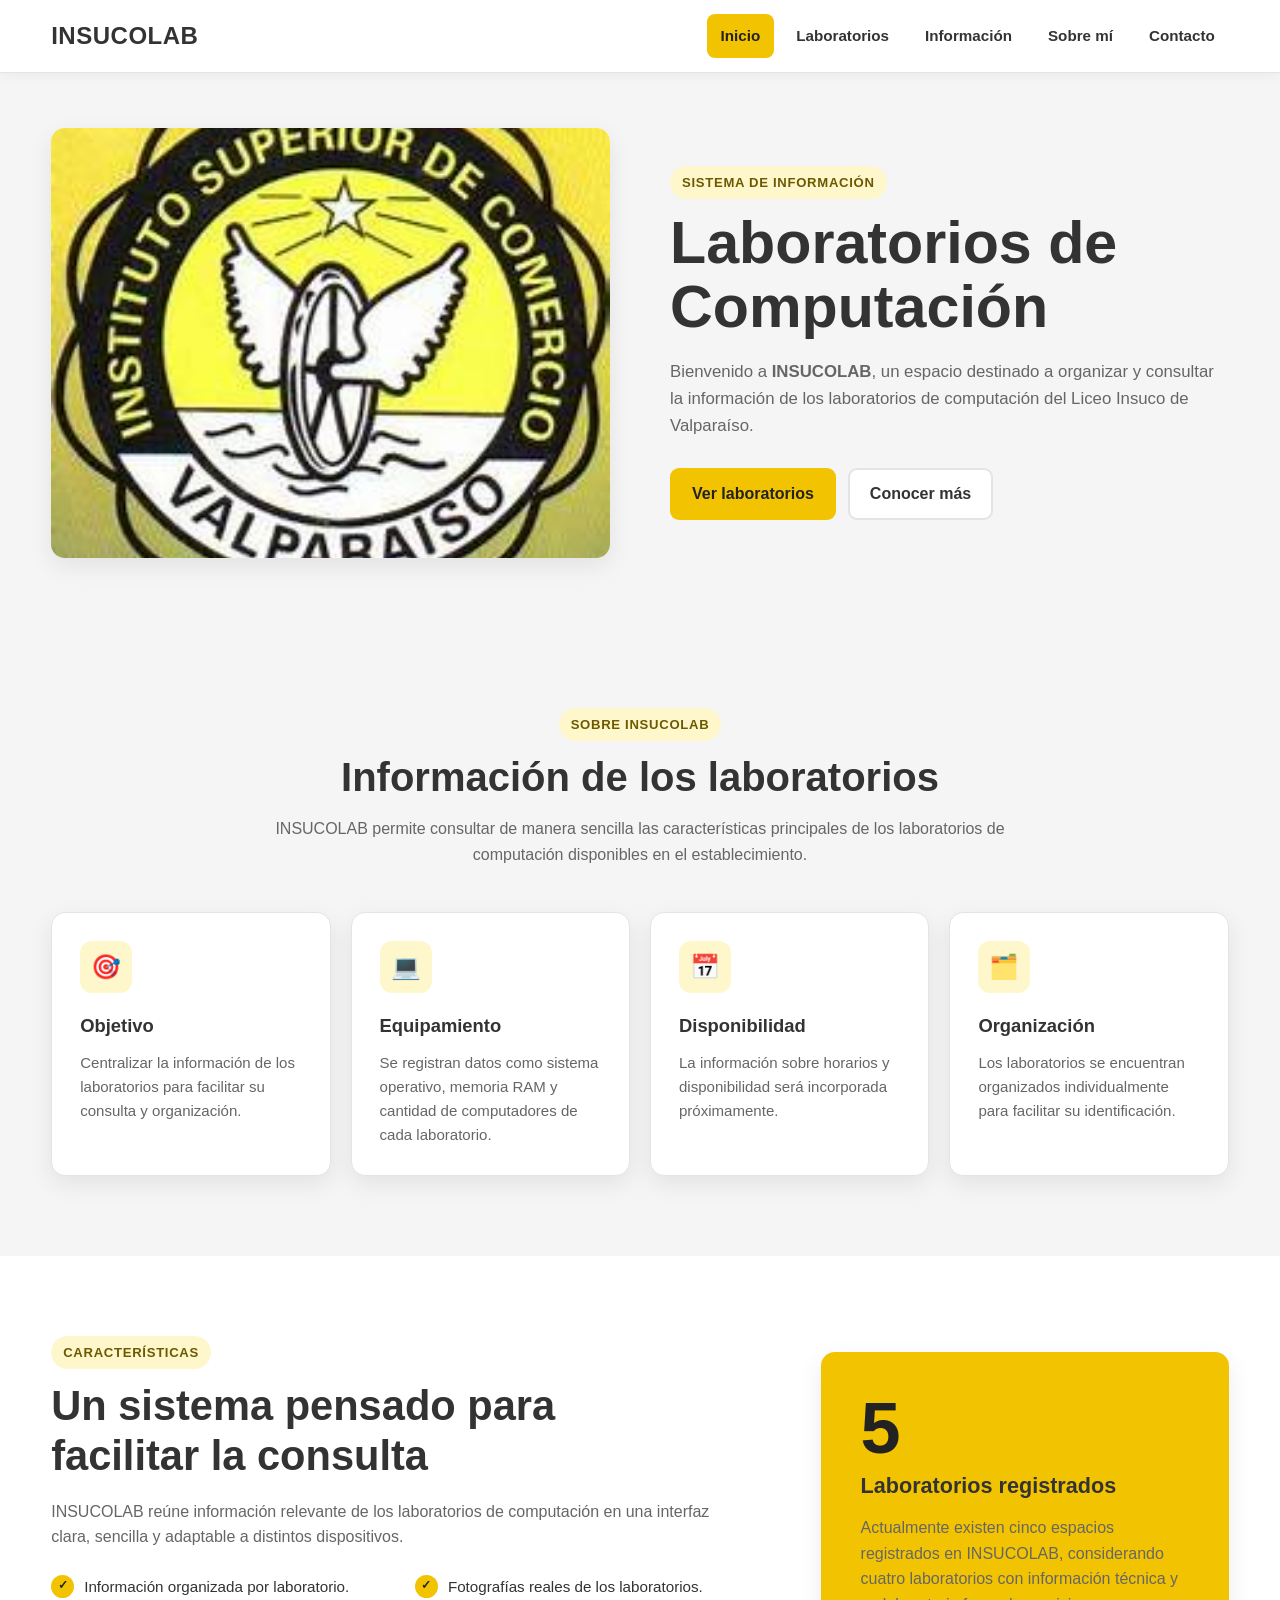
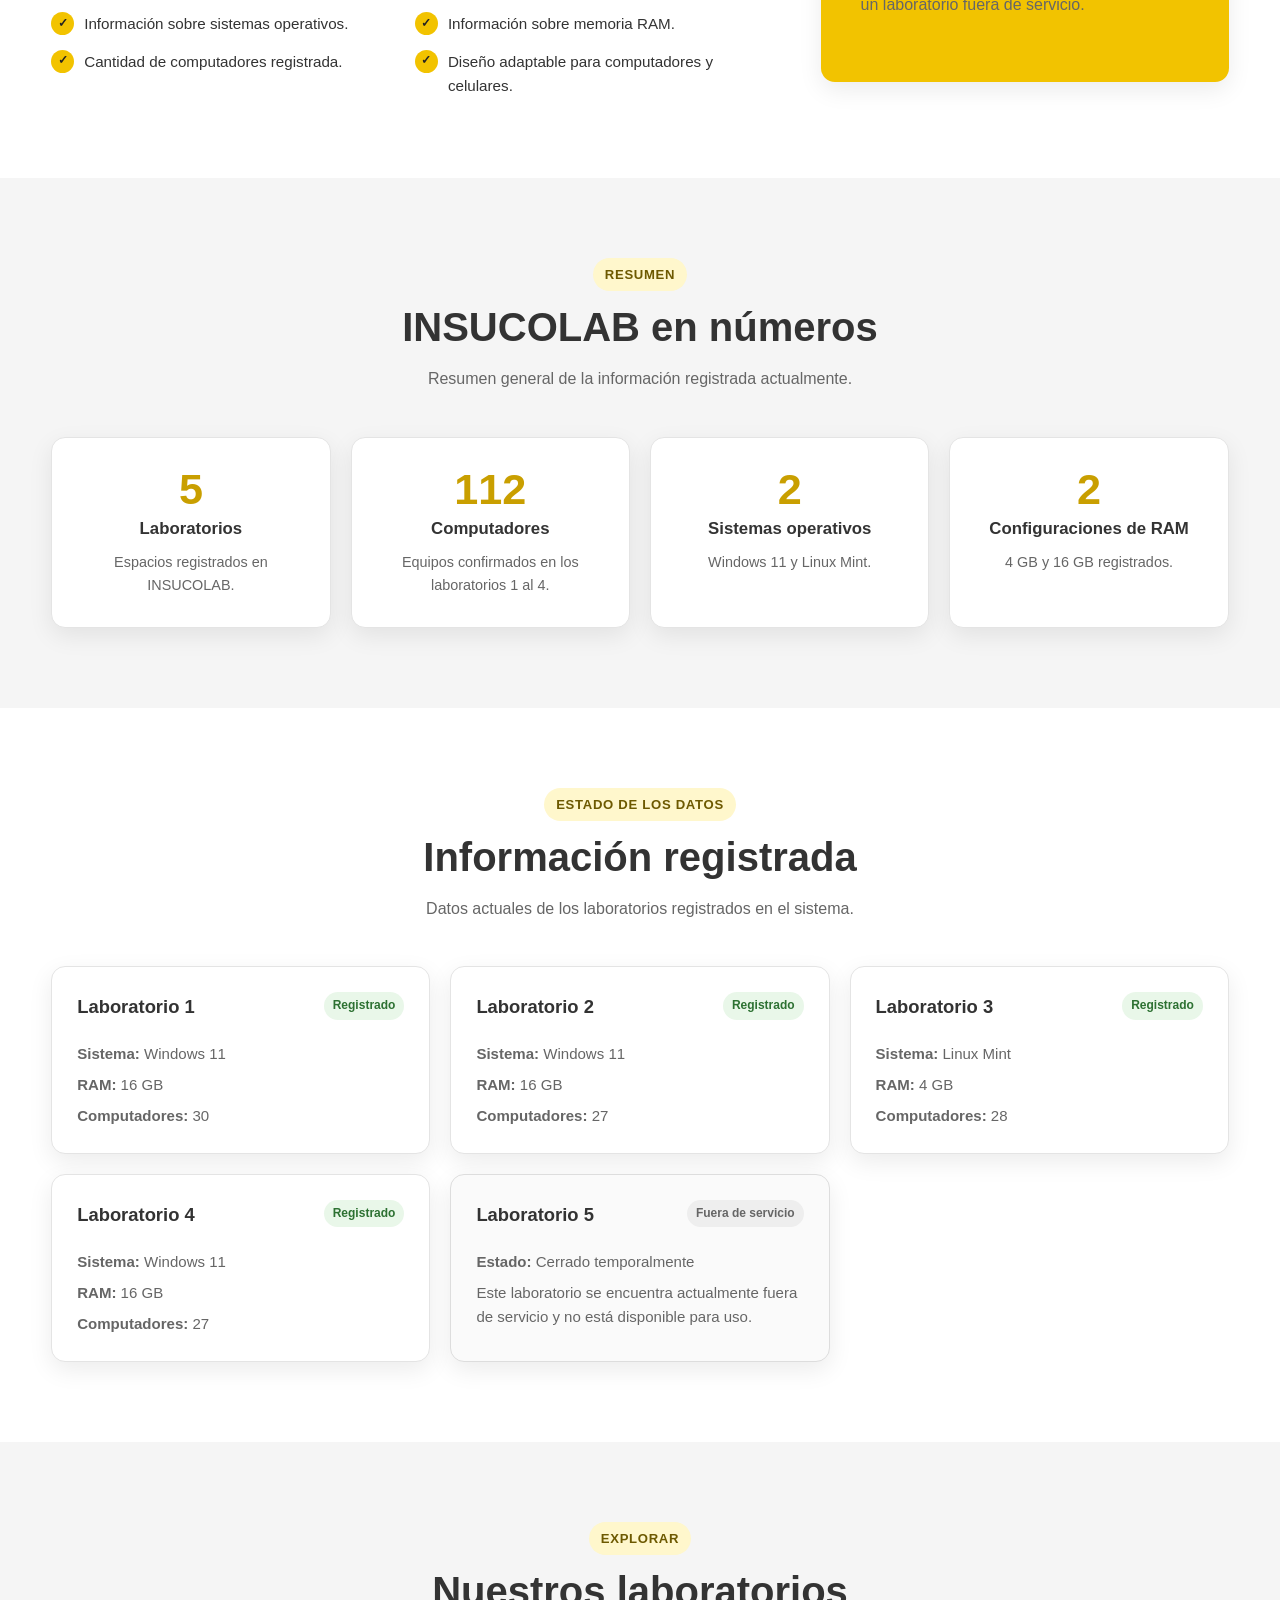
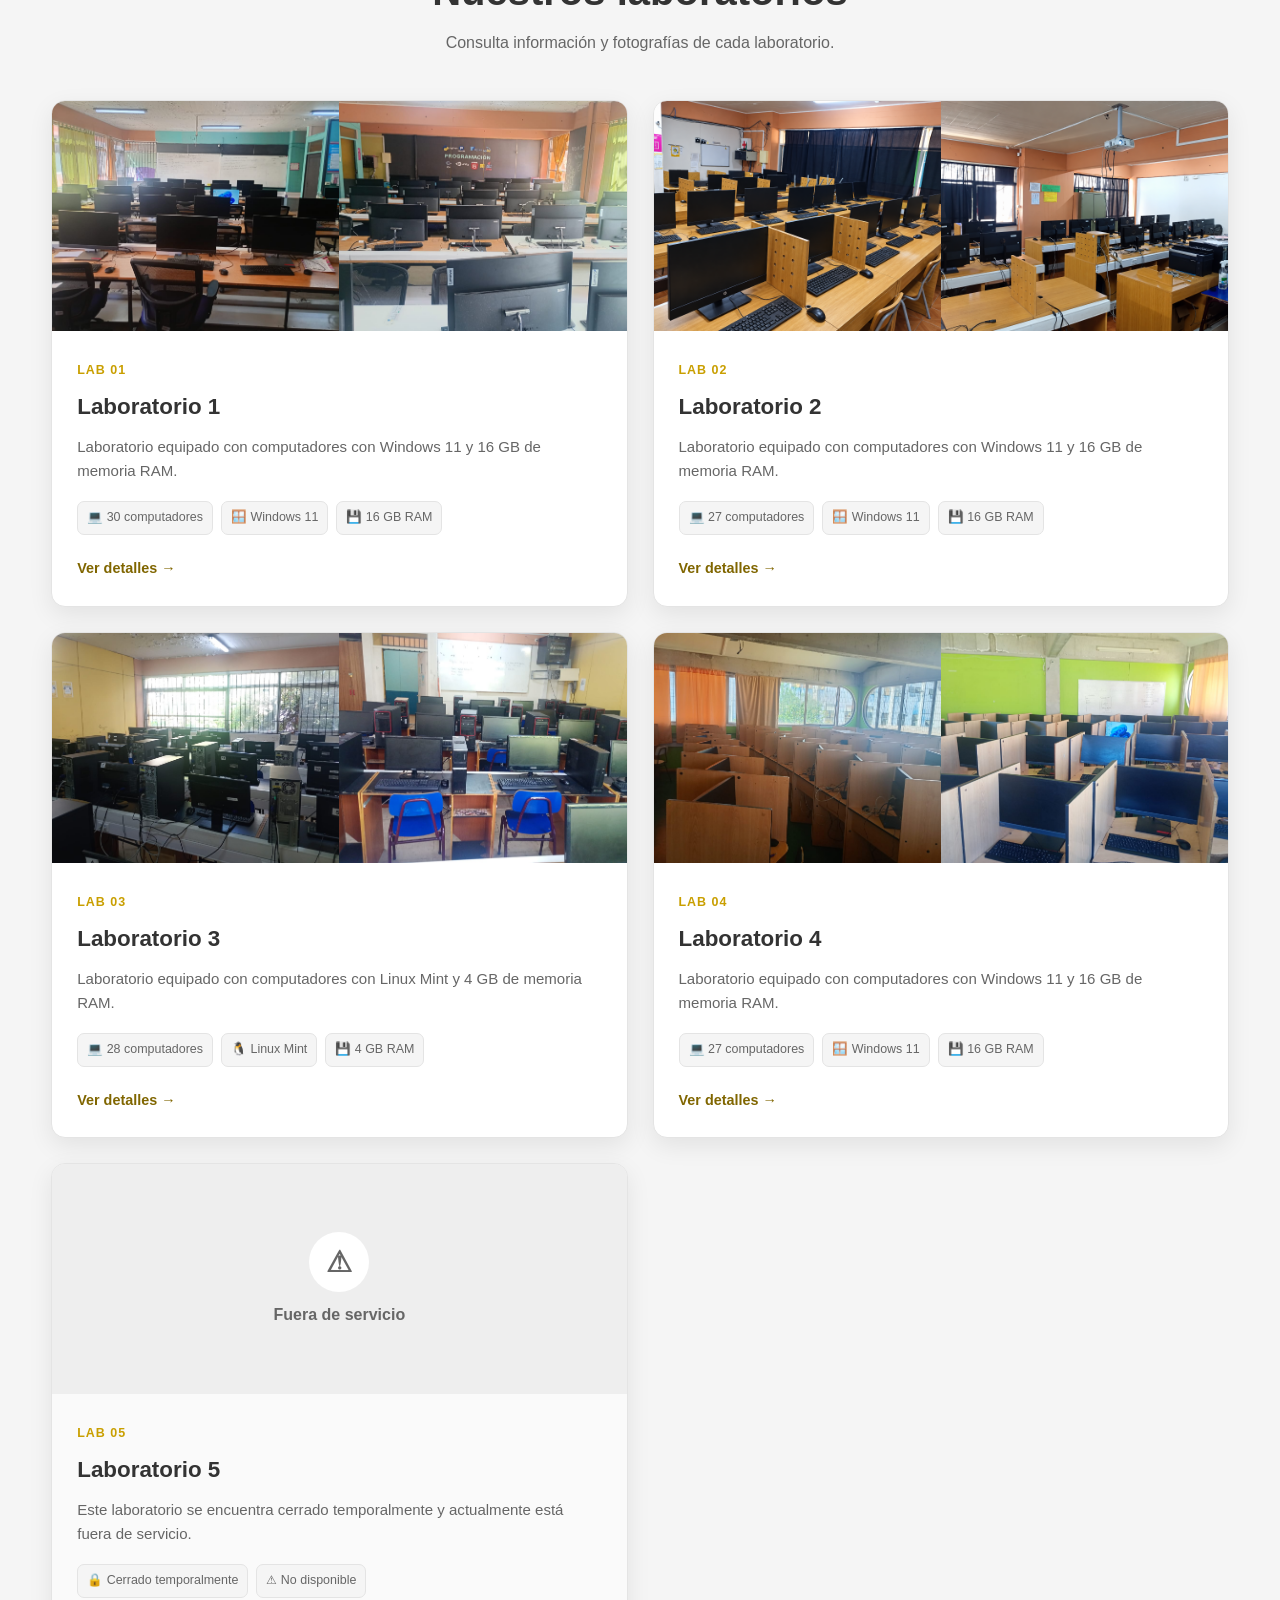
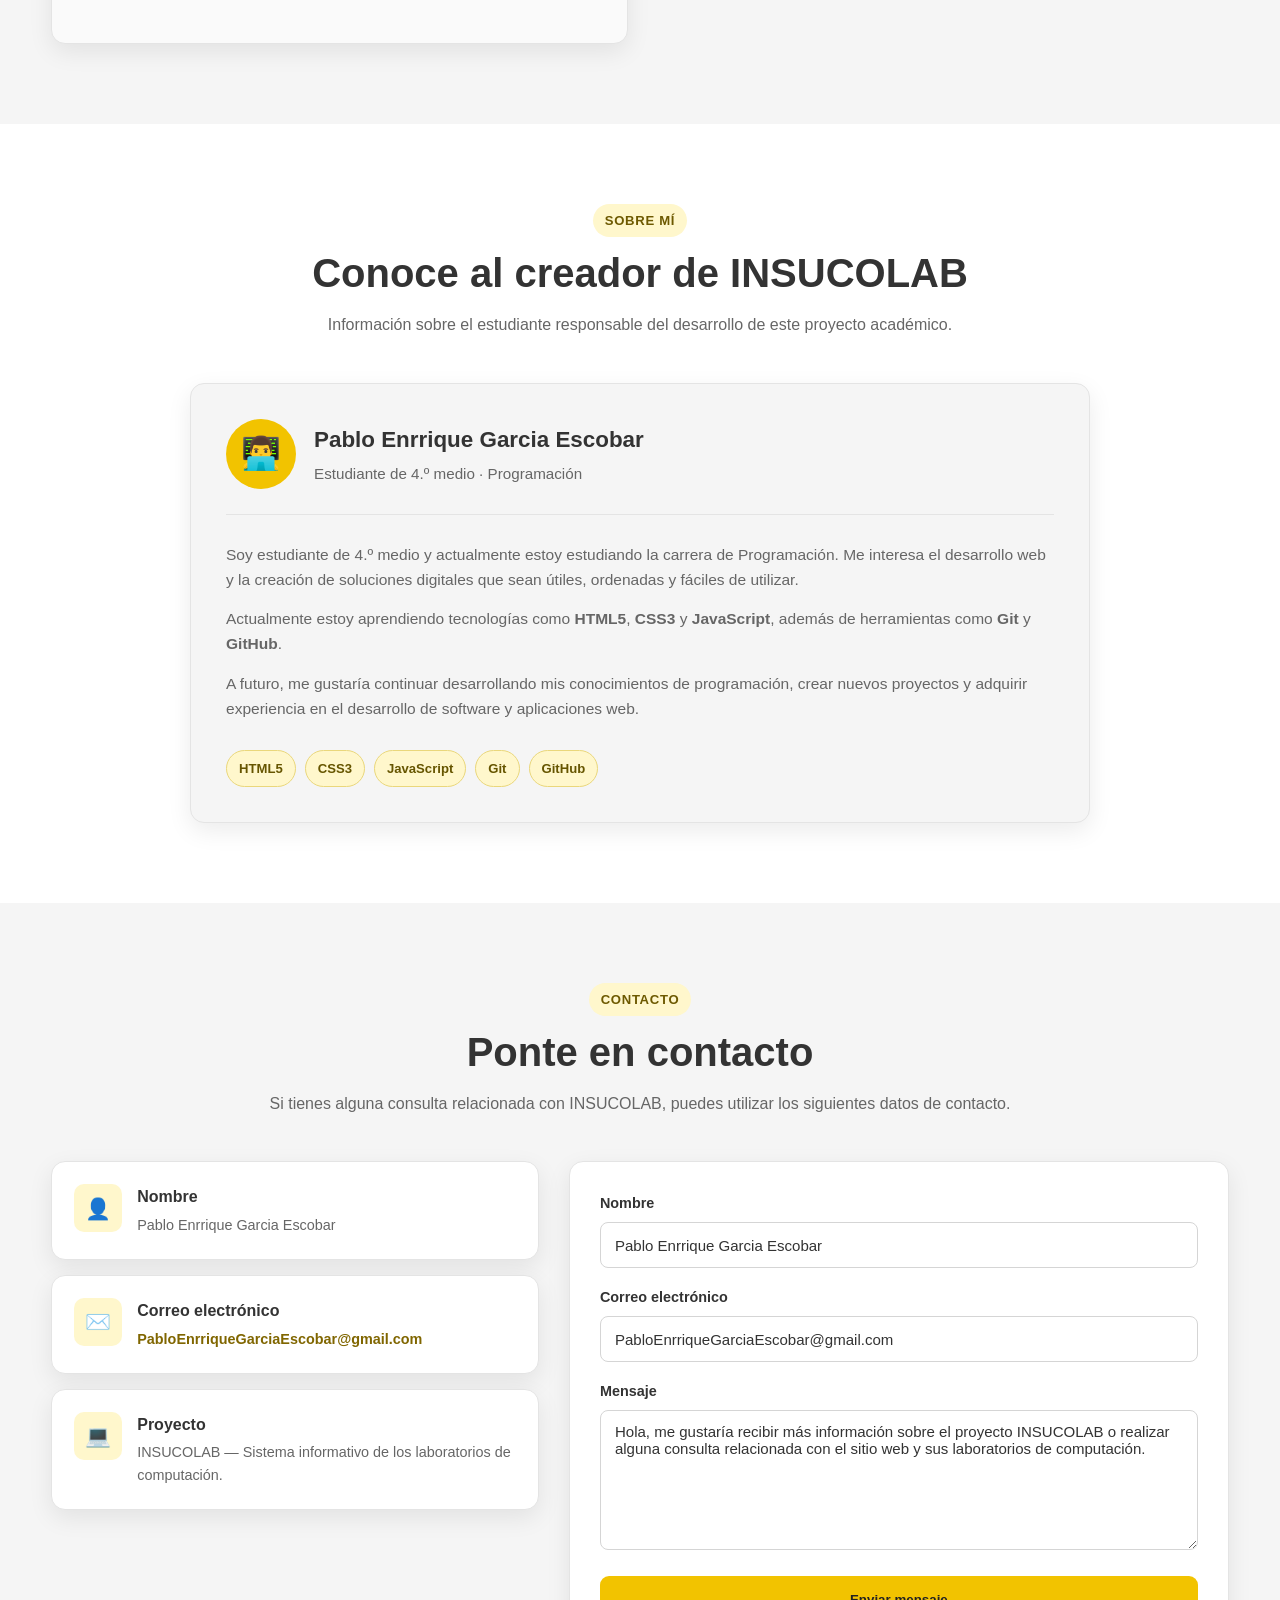
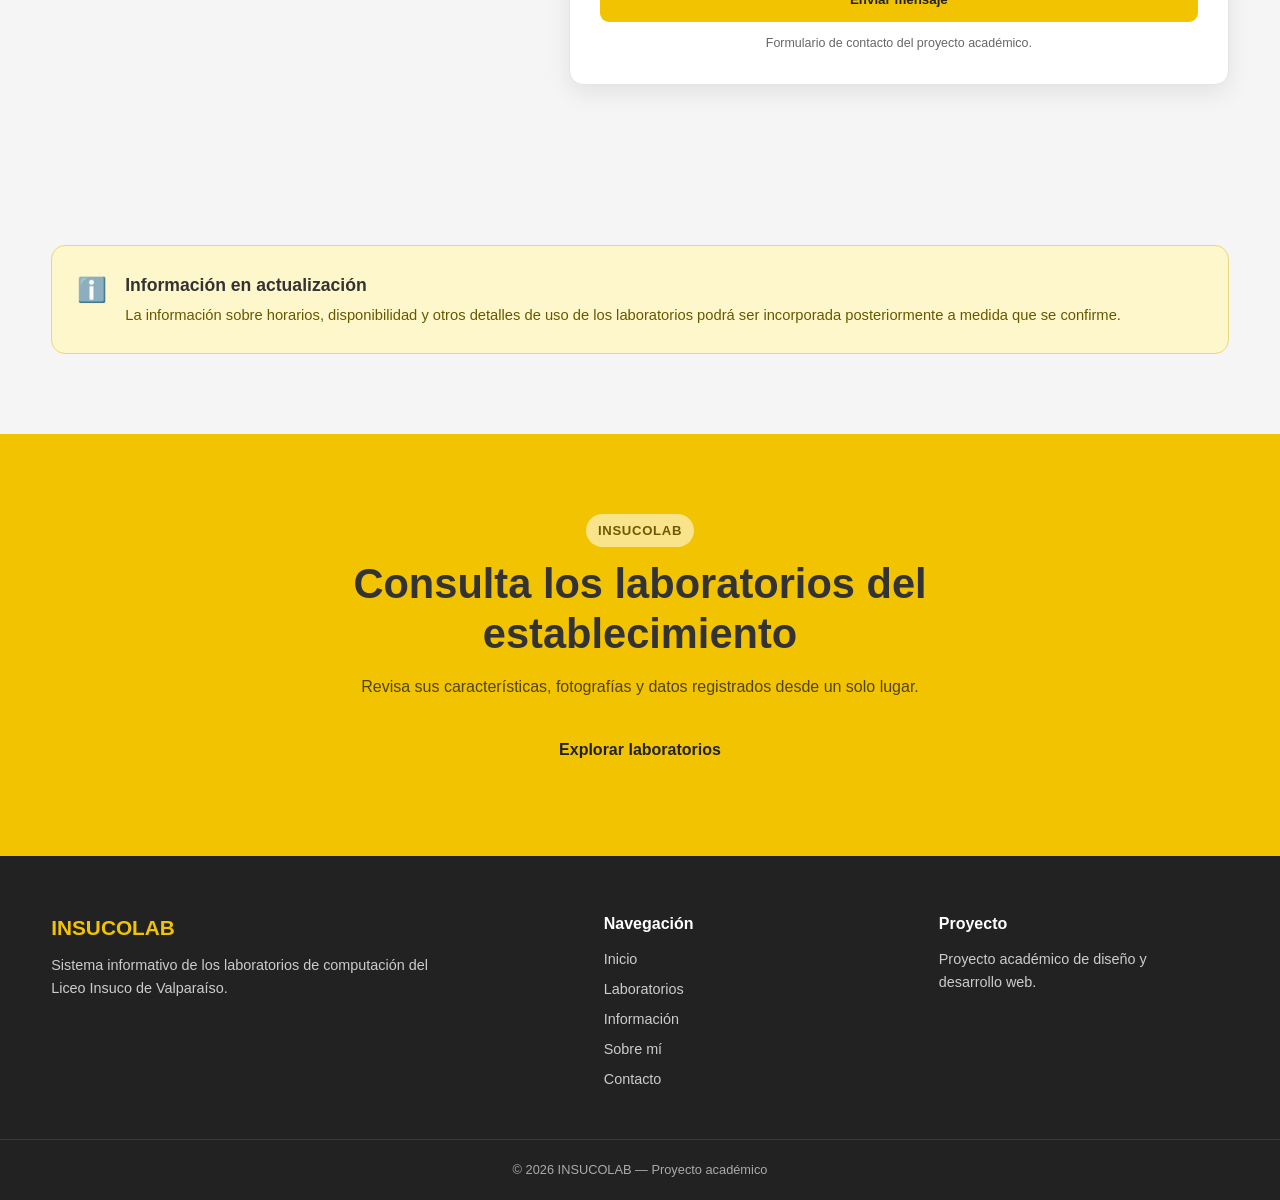
<file: index.html>
<!DOCTYPE html>
<html lang="es">
<head>
    <meta charset="UTF-8">
    <meta name="viewport" content="width=device-width, initial-scale=1.0">

    <title>INSUCOLAB | Laboratorios de Computación</title>

    <meta
        name="description"
        content="INSUCOLAB, sistema informativo de los laboratorios de computación del Liceo Insuco de Valparaíso."
    >

    <link rel="stylesheet" href="css/style.css">
</head>

<body>

    <!-- =========================
         ENCABEZADO Y NAVEGACIÓN
    ========================== -->
    <header class="header">
        <nav class="navbar">

            <a href="index.html" class="logo">
                INSUCOLAB
            </a>

            <button
                type="button"
                class="menu-movil"
                id="menuMovil"
                aria-label="Abrir menú"
                aria-expanded="false"
            >
                ☰
            </button>

            <ul class="nav-links" id="navLinks">

                <li>
                    <a href="index.html" class="activo">
                        Inicio
                    </a>
                </li>

                <li>
                    <a href="laboratorios.html">
                        Laboratorios
                    </a>
                </li>

                <li>
                    <a href="#informacion">
                        Información
                    </a>
                </li>

                <li>
                    <a href="#sobre-mi">
                        Sobre mí
                    </a>
                </li>

                <li>
                    <a href="#contacto">
                        Contacto
                    </a>
                </li>

            </ul>

        </nav>
    </header>


    <!-- =========================
         CONTENIDO PRINCIPAL
    ========================== -->
    <main>

        <!-- HERO -->
        <section class="hero">

            <div class="hero-imagen">
                <img
                    src="img/institucion.jpg"
                    alt="Liceo Insuco de Valparaíso"
                >
            </div>

            <div class="hero-contenido">

                <span class="etiqueta">
                    Sistema de información
                </span>

                <h1>
                    Laboratorios de Computación
                </h1>

                <p>
                    Bienvenido a <strong>INSUCOLAB</strong>, un espacio
                    destinado a organizar y consultar la información de los
                    laboratorios de computación del Liceo Insuco de Valparaíso.
                </p>

                <div class="hero-botones">

                    <a
                        href="laboratorios.html"
                        class="boton boton-principal"
                    >
                        Ver laboratorios
                    </a>

                    <a
                        href="#informacion"
                        class="boton boton-secundario"
                    >
                        Conocer más
                    </a>

                </div>

            </div>

        </section>


        <!-- =========================
             INFORMACIÓN PRINCIPAL
        ========================== -->
        <section
            class="seccion"
            id="informacion"
        >

            <div class="encabezado-seccion">

                <span class="etiqueta">
                    Sobre INSUCOLAB
                </span>

                <h2>
                    Información de los laboratorios
                </h2>

                <p>
                    INSUCOLAB permite consultar de manera sencilla las
                    características principales de los laboratorios de
                    computación disponibles en el establecimiento.
                </p>

            </div>


            <div class="tarjetas-info">

                <!-- OBJETIVO -->
                <article class="tarjeta-info">

                    <div class="icono-info">
                        🎯
                    </div>

                    <h3>
                        Objetivo
                    </h3>

                    <p>
                        Centralizar la información de los laboratorios para
                        facilitar su consulta y organización.
                    </p>

                </article>


                <!-- EQUIPAMIENTO -->
                <article class="tarjeta-info">

                    <div class="icono-info">
                        💻
                    </div>

                    <h3>
                        Equipamiento
                    </h3>

                    <p>
                        Se registran datos como sistema operativo, memoria RAM
                        y cantidad de computadores de cada laboratorio.
                    </p>

                </article>


                <!-- DISPONIBILIDAD -->
                <article class="tarjeta-info">

                    <div class="icono-info">
                        📅
                    </div>

                    <h3>
                        Disponibilidad
                    </h3>

                    <p>
                        La información sobre horarios y disponibilidad será
                        incorporada próximamente.
                    </p>

                </article>


                <!-- ORGANIZACIÓN -->
                <article class="tarjeta-info">

                    <div class="icono-info">
                        🗂️
                    </div>

                    <h3>
                        Organización
                    </h3>

                    <p>
                        Los laboratorios se encuentran organizados
                        individualmente para facilitar su identificación.
                    </p>

                </article>

            </div>

        </section>


        <!-- =========================
             CARACTERÍSTICAS
        ========================== -->
        <section class="seccion seccion-alternativa">

            <div class="contenido-dos-columnas">

                <div>

                    <span class="etiqueta">
                        Características
                    </span>

                    <h2>
                        Un sistema pensado para facilitar la consulta
                    </h2>

                    <p>
                        INSUCOLAB reúne información relevante de los
                        laboratorios de computación en una interfaz clara,
                        sencilla y adaptable a distintos dispositivos.
                    </p>

                    <ul class="lista-caracteristicas">

                        <li>
                            <span>✓</span>
                            Información organizada por laboratorio.
                        </li>

                        <li>
                            <span>✓</span>
                            Fotografías reales de los laboratorios.
                        </li>

                        <li>
                            <span>✓</span>
                            Información sobre sistemas operativos.
                        </li>

                        <li>
                            <span>✓</span>
                            Información sobre memoria RAM.
                        </li>

                        <li>
                            <span>✓</span>
                            Cantidad de computadores registrada.
                        </li>

                        <li>
                            <span>✓</span>
                            Diseño adaptable para computadores y celulares.
                        </li>

                    </ul>

                </div>


                <div class="destacado">

                    <span class="destacado-numero">
                        5
                    </span>

                    <h3>
                        Laboratorios registrados
                    </h3>

                    <p>
                        Actualmente existen cinco espacios registrados en
                        INSUCOLAB, considerando cuatro laboratorios con
                        información técnica y un laboratorio fuera de servicio.
                    </p>

                </div>

            </div>

        </section>


        <!-- =========================
             INSUCOLAB EN NÚMEROS
        ========================== -->
        <section class="seccion">

            <div class="encabezado-seccion">

                <span class="etiqueta">
                    Resumen
                </span>

                <h2>
                    INSUCOLAB en números
                </h2>

                <p>
                    Resumen general de la información registrada actualmente.
                </p>

            </div>


            <div class="resumen-grid">

                <!-- LABORATORIOS -->
                <article class="resumen-card">

                    <span class="resumen-numero">
                        5
                    </span>

                    <h3>
                        Laboratorios
                    </h3>

                    <p>
                        Espacios registrados en INSUCOLAB.
                    </p>

                </article>


                <!-- COMPUTADORES -->
                <article class="resumen-card">

                    <span class="resumen-numero">
                        112
                    </span>

                    <h3>
                        Computadores
                    </h3>

                    <p>
                        Equipos confirmados en los laboratorios 1 al 4.
                    </p>

                </article>


                <!-- SISTEMAS OPERATIVOS -->
                <article class="resumen-card">

                    <span class="resumen-numero">
                        2
                    </span>

                    <h3>
                        Sistemas operativos
                    </h3>

                    <p>
                        Windows 11 y Linux Mint.
                    </p>

                </article>


                <!-- RAM -->
                <article class="resumen-card">

                    <span class="resumen-numero">
                        2
                    </span>

                    <h3>
                        Configuraciones de RAM
                    </h3>

                    <p>
                        4 GB y 16 GB registrados.
                    </p>

                </article>

            </div>

        </section>


        <!-- =========================
             ESTADO DE LA INFORMACIÓN
        ========================== -->
        <section class="seccion seccion-alternativa">

            <div class="encabezado-seccion">

                <span class="etiqueta">
                    Estado de los datos
                </span>

                <h2>
                    Información registrada
                </h2>

                <p>
                    Datos actuales de los laboratorios registrados en el
                    sistema.
                </p>

            </div>


            <div class="estado-grid">

                <!-- LABORATORIO 1 -->
                <article class="estado-card">

                    <div class="estado-cabecera">

                        <h3>
                            Laboratorio 1
                        </h3>

                        <span class="estado-confirmado">
                            Registrado
                        </span>

                    </div>

                    <p>
                        <strong>Sistema:</strong> Windows 11
                    </p>

                    <p>
                        <strong>RAM:</strong> 16 GB
                    </p>

                    <p>
                        <strong>Computadores:</strong> 30
                    </p>

                </article>


                <!-- LABORATORIO 2 -->
                <article class="estado-card">

                    <div class="estado-cabecera">

                        <h3>
                            Laboratorio 2
                        </h3>

                        <span class="estado-confirmado">
                            Registrado
                        </span>

                    </div>

                    <p>
                        <strong>Sistema:</strong> Windows 11
                    </p>

                    <p>
                        <strong>RAM:</strong> 16 GB
                    </p>

                    <p>
                        <strong>Computadores:</strong> 27
                    </p>

                </article>


                <!-- LABORATORIO 3 -->
                <article class="estado-card">

                    <div class="estado-cabecera">

                        <h3>
                            Laboratorio 3
                        </h3>

                        <span class="estado-confirmado">
                            Registrado
                        </span>

                    </div>

                    <p>
                        <strong>Sistema:</strong> Linux Mint
                    </p>

                    <p>
                        <strong>RAM:</strong> 4 GB
                    </p>

                    <p>
                        <strong>Computadores:</strong> 28
                    </p>

                </article>


                <!-- LABORATORIO 4 -->
                <article class="estado-card">

                    <div class="estado-cabecera">

                        <h3>
                            Laboratorio 4
                        </h3>

                        <span class="estado-confirmado">
                            Registrado
                        </span>

                    </div>

                    <p>
                        <strong>Sistema:</strong> Windows 11
                    </p>

                    <p>
                        <strong>RAM:</strong> 16 GB
                    </p>

                    <p>
                        <strong>Computadores:</strong> 27
                    </p>

                </article>


                <!-- LABORATORIO 5 -->
                <article class="estado-card estado-cerrado">

                    <div class="estado-cabecera">

                        <h3>
                            Laboratorio 5
                        </h3>

                        <span class="estado-cerrado-etiqueta">
                            Fuera de servicio
                        </span>

                    </div>

                    <p>
                        <strong>Estado:</strong> Cerrado temporalmente
                    </p>

                    <p>
                        Este laboratorio se encuentra actualmente fuera de
                        servicio y no está disponible para uso.
                    </p>

                </article>

            </div>

        </section>


        <!-- =========================
             LABORATORIOS DESTACADOS
        ========================== -->
        <section class="seccion">

            <div class="encabezado-seccion">

                <span class="etiqueta">
                    Explorar
                </span>

                <h2>
                    Nuestros laboratorios
                </h2>

                <p>
                    Consulta información y fotografías de cada laboratorio.
                </p>

            </div>


            <div class="laboratorios-grid">

                <!-- LABORATORIO 1 -->
                <article class="tarjeta-laboratorio">

                    <div class="galeria-mini">

                        <img
                            src="img/lab1-1.jpg"
                            alt="Laboratorio 1 - fotografía 1"
                        >

                        <img
                            src="img/lab1-2.jpg"
                            alt="Laboratorio 1 - fotografía 2"
                        >

                    </div>

                    <div class="contenido-laboratorio">

                        <span class="numero-laboratorio">
                            LAB 01
                        </span>

                        <h3>
                            Laboratorio 1
                        </h3>

                        <p>
                            Laboratorio equipado con computadores con
                            Windows 11 y 16 GB de memoria RAM.
                        </p>

                        <div class="datos-rapidos">

                            <span>
                                💻 30 computadores
                            </span>

                            <span>
                                🪟 Windows 11
                            </span>

                            <span>
                                💾 16 GB RAM
                            </span>

                        </div>

                        <a
                            href="laboratorios.html#lab1"
                            class="enlace-laboratorio"
                        >
                            Ver detalles →
                        </a>

                    </div>

                </article>


                <!-- LABORATORIO 2 -->
                <article class="tarjeta-laboratorio">

                    <div class="galeria-mini">

                        <img
                            src="img/lab2-1.jpg"
                            alt="Laboratorio 2 - fotografía 1"
                        >

                        <img
                            src="img/lab2-2.jpg"
                            alt="Laboratorio 2 - fotografía 2"
                        >

                    </div>

                    <div class="contenido-laboratorio">

                        <span class="numero-laboratorio">
                            LAB 02
                        </span>

                        <h3>
                            Laboratorio 2
                        </h3>

                        <p>
                            Laboratorio equipado con computadores con
                            Windows 11 y 16 GB de memoria RAM.
                        </p>

                        <div class="datos-rapidos">

                            <span>
                                💻 27 computadores
                            </span>

                            <span>
                                🪟 Windows 11
                            </span>

                            <span>
                                💾 16 GB RAM
                            </span>

                        </div>

                        <a
                            href="laboratorios.html#lab2"
                            class="enlace-laboratorio"
                        >
                            Ver detalles →
                        </a>

                    </div>

                </article>


                <!-- LABORATORIO 3 -->
                <article class="tarjeta-laboratorio">

                    <div class="galeria-mini">

                        <img
                            src="img/lab3-1.jpg"
                            alt="Laboratorio 3 - fotografía 1"
                        >

                        <img
                            src="img/lab3-2.jpg"
                            alt="Laboratorio 3 - fotografía 2"
                        >

                    </div>

                    <div class="contenido-laboratorio">

                        <span class="numero-laboratorio">
                            LAB 03
                        </span>

                        <h3>
                            Laboratorio 3
                        </h3>

                        <p>
                            Laboratorio equipado con computadores con
                            Linux Mint y 4 GB de memoria RAM.
                        </p>

                        <div class="datos-rapidos">

                            <span>
                                💻 28 computadores
                            </span>

                            <span>
                                🐧 Linux Mint
                            </span>

                            <span>
                                💾 4 GB RAM
                            </span>

                        </div>

                        <a
                            href="laboratorios.html#lab3"
                            class="enlace-laboratorio"
                        >
                            Ver detalles →
                        </a>

                    </div>

                </article>


                <!-- LABORATORIO 4 -->
                <article class="tarjeta-laboratorio">

                    <div class="galeria-mini">

                        <img
                            src="img/lab4-1.jpg"
                            alt="Laboratorio 4 - fotografía 1"
                        >

                        <img
                            src="img/lab4-2.jpg"
                            alt="Laboratorio 4 - fotografía 2"
                        >

                    </div>

                    <div class="contenido-laboratorio">

                        <span class="numero-laboratorio">
                            LAB 04
                        </span>

                        <h3>
                            Laboratorio 4
                        </h3>

                        <p>
                            Laboratorio equipado con computadores con
                            Windows 11 y 16 GB de memoria RAM.
                        </p>

                        <div class="datos-rapidos">

                            <span>
                                💻 27 computadores
                            </span>

                            <span>
                                🪟 Windows 11
                            </span>

                            <span>
                                💾 16 GB RAM
                            </span>

                        </div>

                        <a
                            href="laboratorios.html#lab4"
                            class="enlace-laboratorio"
                        >
                            Ver detalles →
                        </a>

                    </div>

                </article>


                <!-- LABORATORIO 5 -->
                <article class="tarjeta-laboratorio tarjeta-fuera-servicio">

                    <div class="laboratorio-cerrado">

                        <span class="icono-cerrado">
                            ⚠
                        </span>

                        <span>
                            Fuera de servicio
                        </span>

                    </div>

                    <div class="contenido-laboratorio">

                        <span class="numero-laboratorio">
                            LAB 05
                        </span>

                        <h3>
                            Laboratorio 5
                        </h3>

                        <p>
                            Este laboratorio se encuentra cerrado
                            temporalmente y actualmente está fuera de
                            servicio.
                        </p>

                        <div class="datos-rapidos">

                            <span>
                                🔒 Cerrado temporalmente
                            </span>

                            <span>
                                ⚠ No disponible
                            </span>

                        </div>

                    </div>

                </article>

            </div>

        </section>


        <!-- =========================
             SOBRE MÍ
        ========================== -->
        <section
            class="seccion seccion-alternativa"
            id="sobre-mi"
        >

            <div class="encabezado-seccion">

                <span class="etiqueta">
                    Sobre mí
                </span>

                <h2>
                    Conoce al creador de INSUCOLAB
                </h2>

                <p>
                    Información sobre el estudiante responsable del desarrollo
                    de este proyecto académico.
                </p>

            </div>


            <div class="sobre-mi-contenido">

                <div class="sobre-mi-presentacion">

                    <div class="sobre-mi-icono">
                        👨‍💻
                    </div>

                    <div>

                        <h3>
                            Pablo Enrrique Garcia Escobar
                        </h3>

                        <p class="sobre-mi-cargo">
                            Estudiante de 4.º medio · Programación
                        </p>

                    </div>

                </div>


                <div class="sobre-mi-texto">

                    <p>
                        Soy estudiante de 4.º medio y actualmente estoy
                        estudiando la carrera de Programación. Me interesa el
                        desarrollo web y la creación de soluciones digitales
                        que sean útiles, ordenadas y fáciles de utilizar.
                    </p>

                    <p>
                        Actualmente estoy aprendiendo tecnologías como
                        <strong>HTML5</strong>, <strong>CSS3</strong> y
                        <strong>JavaScript</strong>, además de herramientas
                        como <strong>Git</strong> y <strong>GitHub</strong>.
                    </p>

                    <p>
                        A futuro, me gustaría continuar desarrollando mis
                        conocimientos de programación, crear nuevos proyectos
                        y adquirir experiencia en el desarrollo de software
                        y aplicaciones web.
                    </p>

                </div>


                <div class="sobre-mi-tecnologias">

                    <span>
                        HTML5
                    </span>

                    <span>
                        CSS3
                    </span>

                    <span>
                        JavaScript
                    </span>

                    <span>
                        Git
                    </span>

                    <span>
                        GitHub
                    </span>

                </div>

            </div>

        </section>


        <!-- =========================
             CONTACTO
        ========================== -->
        <section
            class="seccion"
            id="contacto"
        >

            <div class="encabezado-seccion">

                <span class="etiqueta">
                    Contacto
                </span>

                <h2>
                    Ponte en contacto
                </h2>

                <p>
                    Si tienes alguna consulta relacionada con INSUCOLAB,
                    puedes utilizar los siguientes datos de contacto.
                </p>

            </div>


            <div class="contacto-grid">

                <!-- INFORMACIÓN DE CONTACTO -->
                <div class="contacto-informacion">

                    <div class="contacto-card">

                        <div class="contacto-icono">
                            👤
                        </div>

                        <div>

                            <h3>
                                Nombre
                            </h3>

                            <p>
                                Pablo Enrrique Garcia Escobar
                            </p>

                        </div>

                    </div>


                    <div class="contacto-card">

                        <div class="contacto-icono">
                            ✉️
                        </div>

                        <div>

                            <h3>
                                Correo electrónico
                            </h3>

                            <p>
                                <a
                                    href="mailto:PabloEnrriqueGarciaEscobar@gmail.com"
                                >
                                    PabloEnrriqueGarciaEscobar@gmail.com
                                </a>
                            </p>

                        </div>

                    </div>


                    <div class="contacto-card">

                        <div class="contacto-icono">
                            💻
                        </div>

                        <div>

                            <h3>
                                Proyecto
                            </h3>

                            <p>
                                INSUCOLAB — Sistema informativo de los
                                laboratorios de computación.
                            </p>

                        </div>

                    </div>

                </div>


                <!-- FORMULARIO -->
                <div class="contacto-formulario">

                    <form
                        id="formularioContacto"
                        action="#contacto"
                        method="post"
                    >

                        <div class="campo-formulario">

                            <label for="nombreContacto">
                                Nombre
                            </label>

                            <input
                                type="text"
                                id="nombreContacto"
                                name="nombre"
                                value="Pablo Enrrique Garcia Escobar"
                                required
                            >

                        </div>


                        <div class="campo-formulario">

                            <label for="correoContacto">
                                Correo electrónico
                            </label>

                            <input
                                type="email"
                                id="correoContacto"
                                name="correo"
                                value="PabloEnrriqueGarciaEscobar@gmail.com"
                                required
                            >

                        </div>


                        <div class="campo-formulario">

                            <label for="mensajeContacto">
                                Mensaje
                            </label>

                            <textarea
                                id="mensajeContacto"
                                name="mensaje"
                                rows="6"
                                required
                            >Hola, me gustaría recibir más información sobre el proyecto INSUCOLAB o realizar alguna consulta relacionada con el sitio web y sus laboratorios de computación.</textarea>

                        </div>


                        <button
                            type="submit"
                            class="boton boton-principal"
                        >
                            Enviar mensaje
                        </button>

                        <p class="nota-formulario">
                            Formulario de contacto del proyecto académico.
                        </p>

                    </form>

                </div>

            </div>

        </section>


        <!-- =========================
             AVISO DE INFORMACIÓN
        ========================== -->
        <section class="seccion">

            <div class="aviso">

                <div class="aviso-icono">
                    ℹ️
                </div>

                <div>

                    <h3>
                        Información en actualización
                    </h3>

                    <p>
                        La información sobre horarios, disponibilidad y otros
                        detalles de uso de los laboratorios podrá ser
                        incorporada posteriormente a medida que se confirme.
                    </p>

                </div>

            </div>

        </section>


        <!-- =========================
             LLAMADO FINAL
        ========================== -->
        <section class="cta">

            <div class="cta-contenido">

                <span class="etiqueta">
                    INSUCOLAB
                </span>

                <h2>
                    Consulta los laboratorios del establecimiento
                </h2>

                <p>
                    Revisa sus características, fotografías y datos
                    registrados desde un solo lugar.
                </p>

                <a
                    href="laboratorios.html"
                    class="boton boton-principal"
                >
                    Explorar laboratorios
                </a>

            </div>

        </section>

    </main>


    <!-- =========================
         PIE DE PÁGINA
    ========================== -->
    <footer class="footer">

        <div class="footer-contenido">

            <div class="footer-marca">

                <h3>
                    INSUCOLAB
                </h3>

                <p>
                    Sistema informativo de los laboratorios de computación
                    del Liceo Insuco de Valparaíso.
                </p>

            </div>


            <div class="footer-enlaces">

                <h4>
                    Navegación
                </h4>

                <a href="index.html">
                    Inicio
                </a>

                <a href="laboratorios.html">
                    Laboratorios
                </a>

                <a href="#informacion">
                    Información
                </a>

                <a href="#sobre-mi">
                    Sobre mí
                </a>

                <a href="#contacto">
                    Contacto
                </a>

            </div>


            <div class="footer-enlaces">

                <h4>
                    Proyecto
                </h4>

                <p>
                    Proyecto académico de diseño y desarrollo web.
                </p>

            </div>

        </div>


        <div class="footer-final">

            <p>
                © 2026 INSUCOLAB — Proyecto académico
            </p>

        </div>

    </footer>


    <!-- JAVASCRIPT -->
    <script src="js/script.js"></script>

</body>
</html>
</file>
<file: css/style.css>
/* =========================================================
   INSUCOLAB - ESTILOS PRINCIPALES
   Liceo Insuco de Valparaíso
   ========================================================= */


/* =========================================================
   VARIABLES
   ========================================================= */

:root {
    --amarillo: #f2c300;
    --amarillo-oscuro: #c99f00;
    --amarillo-claro: #fff7cc;

    --blanco: #ffffff;

    --fondo: #f5f5f5;
    --fondo-oscuro: #eeeeee;

    --texto: #333333;
    --texto-claro: #666666;

    --borde: #e4e4e4;

    --sombra:
        0 8px 25px rgba(0, 0, 0, 0.08);

    --sombra-fuerte:
        0 12px 35px rgba(0, 0, 0, 0.12);

    --radio: 14px;
}


/* =========================================================
   RESETEO GENERAL
   ========================================================= */

* {
    margin: 0;
    padding: 0;
    box-sizing: border-box;
}


html {
    scroll-behavior: smooth;
}


body {
    font-family:
        Arial,
        Helvetica,
        sans-serif;

    background: var(--fondo);
    color: var(--texto);

    line-height: 1.6;
}


img {
    display: block;
    max-width: 100%;
}


a {
    color: inherit;
    text-decoration: none;
}


button,
input,
textarea,
select {
    font-family: inherit;
}


button {
    cursor: pointer;
}


/* =========================================================
   ENCABEZADO
   ========================================================= */

.header {
    position: sticky;
    top: 0;
    z-index: 1000;

    background: var(--blanco);

    border-bottom:
        1px solid var(--borde);

    box-shadow:
        0 2px 12px rgba(0, 0, 0, 0.05);
}


.navbar {
    width: min(1180px, 92%);

    min-height: 72px;

    margin: 0 auto;

    display: flex;
    align-items: center;
    justify-content: space-between;

    gap: 30px;
}


/* LOGO */

.logo {
    display: inline-flex;
    align-items: center;

    font-size: 1.5rem;
    font-weight: 800;

    color: var(--texto);

    letter-spacing: 0.5px;

    transition:
        color 0.2s ease,
        transform 0.2s ease;
}


.logo:hover {
    color: var(--amarillo-oscuro);
    transform: translateY(-1px);
}


/* =========================================================
   NAVEGACIÓN
   ========================================================= */

.nav-links {
    list-style: none;

    display: flex;
    align-items: center;

    gap: 8px;
}


.nav-links a {
    display: block;

    padding: 10px 14px;

    border-radius: 8px;

    color: var(--texto);

    font-size: 0.95rem;
    font-weight: 600;

    transition:
        background 0.2s ease,
        color 0.2s ease;
}


.nav-links a:hover {
    background: var(--amarillo-claro);
    color: var(--texto);
}


.nav-links a.activo {
    background: var(--amarillo);
    color: #222222;
}


/* BOTÓN MENÚ MÓVIL */

.menu-movil {
    display: none;

    border: none;

    background: var(--amarillo);

    color: #222222;

    width: 44px;
    height: 44px;

    border-radius: 9px;

    font-size: 1.5rem;
    line-height: 1;

    align-items: center;
    justify-content: center;
}


/* =========================================================
   CONTENEDORES GENERALES
   ========================================================= */

.seccion {
    width: min(1180px, 92%);

    margin: 0 auto;

    padding: 80px 0;
}


.seccion-alternativa {
    width: 100%;

    padding-left: max(4%, calc((100% - 1180px) / 2));
    padding-right: max(4%, calc((100% - 1180px) / 2));

    background: var(--blanco);
}


/* =========================================================
   ENCABEZADOS DE SECCIÓN
   ========================================================= */

.encabezado-seccion {
    max-width: 760px;

    margin: 0 auto 45px;

    text-align: center;
}


.etiqueta {
    display: inline-block;

    margin-bottom: 12px;

    padding: 6px 12px;

    border-radius: 50px;

    background: var(--amarillo-claro);

    color: #6d5900;

    font-size: 0.82rem;
    font-weight: 700;

    text-transform: uppercase;

    letter-spacing: 0.7px;
}


.encabezado-seccion h2 {
    margin-bottom: 15px;

    color: var(--texto);

    font-size: clamp(1.8rem, 4vw, 2.5rem);

    line-height: 1.2;
}


.encabezado-seccion p {
    color: var(--texto-claro);

    font-size: 1rem;
}


/* =========================================================
   HERO
   ========================================================= */

.hero {
    width: min(1180px, 92%);

    margin: 0 auto;

    padding: 55px 0 70px;

    display: grid;

    grid-template-columns:
        minmax(0, 1fr)
        minmax(0, 1fr);

    align-items: center;

    gap: 60px;
}


.hero-imagen {
    overflow: hidden;

    border-radius: var(--radio);

    background: var(--blanco);

    box-shadow: var(--sombra);
}


.hero-imagen img {
    width: 100%;

    height: 430px;

    object-fit: cover;

    transition:
        transform 0.4s ease;
}


.hero-imagen:hover img {
    transform: scale(1.02);
}


.hero-contenido {
    max-width: 580px;
}


.hero-contenido h1 {
    margin-bottom: 20px;

    font-size: clamp(2.2rem, 5vw, 3.7rem);

    line-height: 1.08;

    color: var(--texto);
}


.hero-contenido p {
    margin-bottom: 28px;

    color: var(--texto-claro);

    font-size: 1.05rem;
}


.hero-botones {
    display: flex;

    flex-wrap: wrap;

    gap: 12px;
}


/* =========================================================
   BOTONES
   ========================================================= */

.boton {
    display: inline-flex;

    align-items: center;
    justify-content: center;

    min-height: 46px;

    padding: 11px 20px;

    border-radius: 9px;

    border: 2px solid transparent;

    font-weight: 700;

    transition:
        transform 0.2s ease,
        box-shadow 0.2s ease,
        background 0.2s ease,
        color 0.2s ease;
}


.boton:hover {
    transform: translateY(-2px);
}


.boton-principal {
    background: var(--amarillo);

    color: #222222;
}


.boton-principal:hover {
    background: var(--amarillo-oscuro);

    box-shadow:
        0 7px 18px rgba(201, 159, 0, 0.25);
}


.boton-secundario {
    background: var(--blanco);

    color: var(--texto);

    border-color: var(--borde);
}


.boton-secundario:hover {
    background: var(--amarillo-claro);

    border-color: var(--amarillo);
}


/* =========================================================
   TARJETAS DE INFORMACIÓN
   ========================================================= */

.tarjetas-info {
    display: grid;

    grid-template-columns:
        repeat(4, minmax(0, 1fr));

    gap: 20px;
}


.tarjeta-info {
    padding: 28px;

    background: var(--blanco);

    border: 1px solid var(--borde);

    border-radius: var(--radio);

    box-shadow: var(--sombra);

    transition:
        transform 0.25s ease,
        box-shadow 0.25s ease,
        border-color 0.25s ease;
}


.tarjeta-info:hover {
    transform: translateY(-5px);

    border-color: var(--amarillo);

    box-shadow: var(--sombra-fuerte);
}


.icono-info {
    width: 52px;
    height: 52px;

    margin-bottom: 18px;

    display: flex;
    align-items: center;
    justify-content: center;

    border-radius: 12px;

    background: var(--amarillo-claro);

    font-size: 1.5rem;
}


.tarjeta-info h3 {
    margin-bottom: 10px;

    font-size: 1.15rem;
}


.tarjeta-info p {
    color: var(--texto-claro);

    font-size: 0.94rem;
}


/* =========================================================
   DOS COLUMNAS
   ========================================================= */

.contenido-dos-columnas {
    display: grid;

    grid-template-columns:
        minmax(0, 1.4fr)
        minmax(280px, 0.8fr);

    gap: 55px;

    align-items: center;
}


.contenido-dos-columnas h2 {
    max-width: 650px;

    margin-bottom: 18px;

    font-size: clamp(1.8rem, 4vw, 2.6rem);

    line-height: 1.2;
}


.contenido-dos-columnas > div > p {
    max-width: 700px;

    margin-bottom: 25px;

    color: var(--texto-claro);
}


/* =========================================================
   LISTA DE CARACTERÍSTICAS
   ========================================================= */

.lista-caracteristicas {
    list-style: none;

    display: grid;

    grid-template-columns:
        repeat(2, minmax(0, 1fr));

    gap: 13px;
}


.lista-caracteristicas li {
    display: flex;

    align-items: flex-start;

    gap: 10px;

    color: var(--texto);

    font-size: 0.95rem;
}


.lista-caracteristicas li span {
    flex-shrink: 0;

    width: 23px;
    height: 23px;

    display: flex;
    align-items: center;
    justify-content: center;

    border-radius: 50%;

    background: var(--amarillo);

    color: #222222;

    font-size: 0.78rem;
    font-weight: 800;
}


/* =========================================================
   DESTACADO
   ========================================================= */

.destacado {
    padding: 40px;

    background: var(--amarillo);

    border-radius: var(--radio);

    box-shadow: var(--sombra);
}


.destacado-numero {
    display: block;

    margin-bottom: 5px;

    font-size: 4.5rem;

    line-height: 1;

    font-weight: 800;

    color: #222222;
}


.destacado h3 {
    margin-bottom: 12px;

    font-size: 1.35rem;
}


.destacado p {
    color: #4f4300;
}


/* =========================================================
   RESUMEN EN NÚMEROS
   ========================================================= */

.resumen-grid {
    display: grid;

    grid-template-columns:
        repeat(4, minmax(0, 1fr));

    gap: 20px;
}


.resumen-card {
    padding: 30px 25px;

    text-align: center;

    background: var(--blanco);

    border: 1px solid var(--borde);

    border-radius: var(--radio);

    box-shadow: var(--sombra);
}


.resumen-numero {
    display: block;

    margin-bottom: 5px;

    color: var(--amarillo-oscuro);

    font-size: 2.7rem;

    line-height: 1;

    font-weight: 800;
}


.resumen-card h3 {
    margin-bottom: 8px;

    font-size: 1.05rem;
}


.resumen-card p {
    color: var(--texto-claro);

    font-size: 0.9rem;
}


/* =========================================================
   ESTADO DE LABORATORIOS
   ========================================================= */

.estado-grid {
    display: grid;

    grid-template-columns:
        repeat(3, minmax(0, 1fr));

    gap: 20px;
}


.estado-card {
    padding: 25px;

    background: var(--blanco);

    border: 1px solid var(--borde);

    border-radius: var(--radio);

    box-shadow: var(--sombra);
}


.estado-cabecera {
    display: flex;

    align-items: flex-start;
    justify-content: space-between;

    gap: 15px;

    margin-bottom: 20px;
}


.estado-cabecera h3 {
    font-size: 1.15rem;
}


.estado-card p {
    margin-bottom: 7px;

    color: var(--texto-claro);

    font-size: 0.94rem;
}


.estado-card p:last-child {
    margin-bottom: 0;
}


.estado-confirmado {
    display: inline-block;

    padding: 4px 9px;

    border-radius: 50px;

    background: #e9f7e9;

    color: #2d7132;

    font-size: 0.75rem;

    font-weight: 700;

    white-space: nowrap;
}


.estado-cerrado {
    border-color: #dddddd;

    background: #fafafa;
}


.estado-cerrado-etiqueta {
    display: inline-block;

    padding: 4px 9px;

    border-radius: 50px;

    background: #eeeeee;

    color: #666666;

    font-size: 0.75rem;

    font-weight: 700;

    white-space: nowrap;
}


/* =========================================================
   GRID DE LABORATORIOS
   ========================================================= */

.laboratorios-grid {
    display: grid;

    grid-template-columns:
        repeat(2, minmax(0, 1fr));

    gap: 25px;
}


.tarjeta-laboratorio {
    overflow: hidden;

    background: var(--blanco);

    border: 1px solid var(--borde);

    border-radius: var(--radio);

    box-shadow: var(--sombra);

    transition:
        transform 0.25s ease,
        box-shadow 0.25s ease;
}


.tarjeta-laboratorio:hover {
    transform: translateY(-5px);

    box-shadow: var(--sombra-fuerte);
}


/* GALERÍA MINI */

.galeria-mini {
    display: grid;

    grid-template-columns:
        repeat(2, 1fr);

    height: 230px;

    overflow: hidden;
}


.galeria-mini img {
    width: 100%;
    height: 230px;

    object-fit: cover;

    transition:
        transform 0.35s ease;
}


.tarjeta-laboratorio:hover .galeria-mini img {
    transform: scale(1.03);
}


/* CONTENIDO LABORATORIO */

.contenido-laboratorio {
    padding: 25px;
}


.numero-laboratorio {
    display: inline-block;

    margin-bottom: 8px;

    color: var(--amarillo-oscuro);

    font-size: 0.78rem;

    font-weight: 800;

    letter-spacing: 1px;
}


.contenido-laboratorio h3 {
    margin-bottom: 10px;

    font-size: 1.4rem;
}


.contenido-laboratorio > p {
    margin-bottom: 18px;

    color: var(--texto-claro);

    font-size: 0.94rem;
}


/* DATOS RÁPIDOS */

.datos-rapidos {
    display: flex;

    flex-wrap: wrap;

    gap: 8px;

    margin-bottom: 20px;
}


.datos-rapidos span {
    display: inline-block;

    padding: 6px 9px;

    background: var(--fondo);

    border: 1px solid var(--borde);

    border-radius: 7px;

    color: var(--texto-claro);

    font-size: 0.78rem;
}


/* ENLACE */

.enlace-laboratorio {
    display: inline-block;

    color: #806600;

    font-size: 0.9rem;

    font-weight: 700;

    transition:
        color 0.2s ease,
        transform 0.2s ease;
}


.enlace-laboratorio:hover {
    color: #4d3e00;
}


/* =========================================================
   LABORATORIO FUERA DE SERVICIO
   ========================================================= */

.tarjeta-fuera-servicio {
    background: #fafafa;
}


.laboratorio-cerrado {
    min-height: 230px;

    display: flex;

    flex-direction: column;

    align-items: center;
    justify-content: center;

    gap: 10px;

    background: var(--fondo-oscuro);

    color: var(--texto-claro);

    font-weight: 700;
}


.icono-cerrado {
    width: 60px;
    height: 60px;

    display: flex;
    align-items: center;
    justify-content: center;

    border-radius: 50%;

    background: var(--blanco);

    font-size: 1.8rem;
}


/* =========================================================
   AVISO
   ========================================================= */

.aviso {
    display: flex;

    align-items: flex-start;

    gap: 18px;

    padding: 25px;

    background: var(--amarillo-claro);

    border: 1px solid #ead77b;

    border-radius: var(--radio);
}


.aviso-icono {
    flex-shrink: 0;

    font-size: 1.5rem;
}


.aviso h3 {
    margin-bottom: 5px;

    font-size: 1.1rem;
}


.aviso p {
    color: #665800;

    font-size: 0.92rem;
}


/* =========================================================
   LLAMADO FINAL
   ========================================================= */

.cta {
    width: 100%;

    padding: 80px 4%;

    background: var(--amarillo);

    text-align: center;
}


.cta-contenido {
    max-width: 750px;

    margin: 0 auto;
}


.cta .etiqueta {
    background: rgba(255, 255, 255, 0.55);
}


.cta h2 {
    margin-bottom: 15px;

    font-size: clamp(1.8rem, 4vw, 2.6rem);

    line-height: 1.2;
}


.cta p {
    max-width: 620px;

    margin: 0 auto 25px;

    color: #514500;
}


/* =========================================================
   SOBRE MÍ
   ========================================================= */

.sobre-mi-contenido {
    max-width: 900px;

    margin: 0 auto;

    padding: 35px;

    background: var(--fondo);

    border: 1px solid var(--borde);

    border-radius: var(--radio);

    box-shadow: var(--sombra);
}


.sobre-mi-presentacion {
    display: flex;

    align-items: center;

    gap: 18px;

    margin-bottom: 28px;

    padding-bottom: 25px;

    border-bottom: 1px solid var(--borde);
}


.sobre-mi-icono {
    flex-shrink: 0;

    width: 70px;
    height: 70px;

    display: flex;
    align-items: center;
    justify-content: center;

    border-radius: 50%;

    background: var(--amarillo);

    font-size: 2rem;
}


.sobre-mi-presentacion h3 {
    margin-bottom: 4px;

    font-size: 1.4rem;
}


.sobre-mi-cargo {
    color: var(--texto-claro);

    font-size: 0.95rem;
}


.sobre-mi-texto p {
    margin-bottom: 15px;

    color: var(--texto-claro);

    font-size: 0.97rem;
}


.sobre-mi-texto p:last-child {
    margin-bottom: 0;
}


/* TECNOLOGÍAS */

.sobre-mi-tecnologias {
    display: flex;

    flex-wrap: wrap;

    gap: 9px;

    margin-top: 28px;
}


.sobre-mi-tecnologias span {
    padding: 7px 12px;

    border-radius: 50px;

    background: var(--amarillo-claro);

    border: 1px solid #ead77b;

    color: #665500;

    font-size: 0.82rem;

    font-weight: 700;
}


/* =========================================================
   CONTACTO
   ========================================================= */

.contacto-grid {
    display: grid;

    grid-template-columns:
        minmax(0, 0.85fr)
        minmax(0, 1.15fr);

    gap: 30px;

    align-items: start;
}


.contacto-informacion {
    display: flex;

    flex-direction: column;

    gap: 15px;
}


.contacto-card {
    display: flex;

    align-items: flex-start;

    gap: 15px;

    padding: 22px;

    background: var(--blanco);

    border: 1px solid var(--borde);

    border-radius: var(--radio);

    box-shadow: var(--sombra);
}


.contacto-icono {
    flex-shrink: 0;

    width: 48px;
    height: 48px;

    display: flex;
    align-items: center;
    justify-content: center;

    border-radius: 10px;

    background: var(--amarillo-claro);

    font-size: 1.3rem;
}


.contacto-card h3 {
    margin-bottom: 4px;

    font-size: 1rem;
}


.contacto-card p {
    color: var(--texto-claro);

    font-size: 0.9rem;

    word-break: break-word;
}


.contacto-card a {
    color: #806600;

    font-weight: 600;
}


.contacto-card a:hover {
    text-decoration: underline;
}


/* FORMULARIO */

.contacto-formulario {
    padding: 30px;

    background: var(--blanco);

    border: 1px solid var(--borde);

    border-radius: var(--radio);

    box-shadow: var(--sombra);
}


.campo-formulario {
    margin-bottom: 18px;
}


.campo-formulario label {
    display: block;

    margin-bottom: 7px;

    color: var(--texto);

    font-size: 0.9rem;

    font-weight: 700;
}


.campo-formulario input,
.campo-formulario textarea {
    width: 100%;

    padding: 12px 14px;

    border: 1px solid #d5d5d5;

    border-radius: 8px;

    background: #ffffff;

    color: var(--texto);

    font-size: 0.94rem;

    outline: none;

    transition:
        border-color 0.2s ease,
        box-shadow 0.2s ease;
}


.campo-formulario input {
    min-height: 46px;
}


.campo-formulario textarea {
    min-height: 140px;

    resize: vertical;
}


.campo-formulario input:focus,
.campo-formulario textarea:focus {
    border-color: var(--amarillo-oscuro);

    box-shadow:
        0 0 0 3px rgba(242, 195, 0, 0.18);
}


.contacto-formulario .boton {
    width: 100%;
}


.nota-formulario {
    margin-top: 12px;

    color: var(--texto-claro);

    font-size: 0.78rem;

    text-align: center;
}


/* =========================================================
   PIE DE PÁGINA
   ========================================================= */

.footer {
    background: #222222;

    color: #ffffff;
}


.footer-contenido {
    width: min(1180px, 92%);

    margin: 0 auto;

    padding: 55px 0 40px;

    display: grid;

    grid-template-columns:
        1.4fr
        0.8fr
        0.8fr;

    gap: 45px;
}


.footer-marca h3 {
    margin-bottom: 10px;

    color: var(--amarillo);

    font-size: 1.3rem;
}


.footer-marca p {
    max-width: 390px;

    color: #cccccc;

    font-size: 0.9rem;
}


.footer-enlaces {
    display: flex;

    flex-direction: column;

    align-items: flex-start;
}


.footer-enlaces h4 {
    margin-bottom: 12px;

    font-size: 1rem;
}


.footer-enlaces a {
    margin-bottom: 7px;

    color: #cccccc;

    font-size: 0.9rem;

    transition:
        color 0.2s ease;
}


.footer-enlaces a:hover {
    color: var(--amarillo);
}


.footer-enlaces p {
    max-width: 250px;

    color: #cccccc;

    font-size: 0.9rem;
}


.footer-final {
    padding: 20px 4%;

    border-top:
        1px solid rgba(255, 255, 255, 0.1);

    text-align: center;
}


.footer-final p {
    color: #aaaaaa;

    font-size: 0.8rem;
}


/* =========================================================
   PÁGINA DE LABORATORIOS
   ========================================================= */

.pagina-hero {
    padding: 65px 0 45px;

    text-align: center;
}


.pagina-hero-contenido {
    width: min(850px, 92%);

    margin: 0 auto;
}


.pagina-hero h1 {
    margin-bottom: 15px;

    font-size: clamp(2rem, 5vw, 3rem);

    line-height: 1.15;
}


.pagina-hero p {
    color: var(--texto-claro);
}


/* =========================================================
   BUSCADOR Y FILTROS
   ========================================================= */

.filtros-contenedor {
    width: min(1180px, 92%);

    margin: 0 auto 40px;

    padding: 25px;

    background: var(--blanco);

    border: 1px solid var(--borde);

    border-radius: var(--radio);

    box-shadow: var(--sombra);
}


.filtros-grid {
    display: grid;

    grid-template-columns:
        2fr
        1fr
        1fr
        auto;

    gap: 12px;

    align-items: end;
}


.campo-filtro {
    display: flex;

    flex-direction: column;

    gap: 6px;
}


.campo-filtro label {
    font-size: 0.82rem;

    font-weight: 700;
}


.campo-filtro input,
.campo-filtro select {
    width: 100%;

    min-height: 44px;

    padding: 9px 12px;

    border: 1px solid #d5d5d5;

    border-radius: 8px;

    background: var(--blanco);

    color: var(--texto);

    outline: none;
}


.campo-filtro input:focus,
.campo-filtro select:focus {
    border-color: var(--amarillo-oscuro);

    box-shadow:
        0 0 0 3px rgba(242, 195, 0, 0.15);
}


.boton-limpiar {
    min-height: 44px;

    padding: 9px 15px;

    border: 1px solid var(--borde);

    border-radius: 8px;

    background: var(--fondo);

    color: var(--texto);

    font-weight: 700;
}


.boton-limpiar:hover {
    background: var(--amarillo-claro);
}


.resultados-filtros {
    margin-top: 15px;

    color: var(--texto-claro);

    font-size: 0.85rem;
}


.sin-resultados {
    display: none;

    width: min(1180px, 92%);

    margin: 0 auto 40px;

    padding: 30px;

    background: var(--blanco);

    border: 1px solid var(--borde);

    border-radius: var(--radio);

    text-align: center;
}


.sin-resultados h3 {
    margin-bottom: 7px;
}


.sin-resultados p {
    color: var(--texto-claro);
}


/* =========================================================
   GALERÍA MODAL
   ========================================================= */

.galeria-modal {
    position: fixed;

    inset: 0;

    z-index: 2000;

    display: none;

    align-items: center;
    justify-content: center;

    padding: 25px;

    background:
        rgba(0, 0, 0, 0.85);
}


.galeria-modal.abierto {
    display: flex;
}


.galeria-contenido {
    position: relative;

    width: min(950px, 100%);

    max-height: 90vh;

    display: flex;

    flex-direction: column;

    align-items: center;
}


#imagenGaleria {
    max-width: 100%;

    max-height: 75vh;

    object-fit: contain;

    border-radius: 8px;

    box-shadow:
        0 15px 40px rgba(0, 0, 0, 0.4);
}


#contadorGaleria {
    margin-top: 12px;

    color: #ffffff;

    font-size: 0.9rem;

    font-weight: 700;
}


#cerrarGaleria {
    position: absolute;

    top: -15px;
    right: -15px;

    width: 42px;
    height: 42px;

    border: none;

    border-radius: 50%;

    background: var(--amarillo);

    color: #222222;

    font-size: 1.3rem;

    font-weight: 800;

    z-index: 5;
}


#fotoAnterior,
#fotoSiguiente {
    position: absolute;

    top: 50%;

    width: 46px;
    height: 46px;

    border: none;

    border-radius: 50%;

    background: var(--amarillo);

    color: #222222;

    font-size: 1.4rem;

    font-weight: 800;

    transform: translateY(-50%);
}


#fotoAnterior {
    left: 15px;
}


#fotoSiguiente {
    right: 15px;
}


#cerrarGaleria:hover,
#fotoAnterior:hover,
#fotoSiguiente:hover {
    background: var(--amarillo-oscuro);
}


/* =========================================================
   ELEMENTOS DE GALERÍA EN LABORATORIOS
   ========================================================= */

.foto-galeria {
    cursor: pointer;

    transition:
        opacity 0.2s ease,
        transform 0.2s ease;
}


.foto-galeria:hover {
    opacity: 0.9;
}


/* =========================================================
   RESPONSIVE - TABLET
   ========================================================= */

@media (max-width: 950px) {

    .tarjetas-info {
        grid-template-columns:
            repeat(2, minmax(0, 1fr));
    }


    .resumen-grid {
        grid-template-columns:
            repeat(2, minmax(0, 1fr));
    }


    .estado-grid {
        grid-template-columns:
            repeat(2, minmax(0, 1fr));
    }


    .footer-contenido {
        grid-template-columns:
            repeat(2, minmax(0, 1fr));
    }


    .footer-marca {
        grid-column: 1 / -1;
    }


    .contacto-grid {
        grid-template-columns:
            1fr;
    }


    .filtros-grid {
        grid-template-columns:
            repeat(2, minmax(0, 1fr));
    }


    .filtros-grid .boton-limpiar {
        width: 100%;
    }
}


/* =========================================================
   RESPONSIVE - TABLET PEQUEÑA
   ========================================================= */

@media (max-width: 800px) {

    .hero {
        grid-template-columns: 1fr;

        gap: 35px;

        padding-top: 40px;
    }


    .hero-contenido {
        max-width: none;
    }


    .hero-imagen {
        order: 2;
    }


    .hero-contenido {
        order: 1;
    }


    .hero-imagen img {
        height: 360px;
    }


    .contenido-dos-columnas {
        grid-template-columns: 1fr;

        gap: 35px;
    }


    .destacado {
        max-width: 600px;
    }


    .laboratorios-grid {
        grid-template-columns: 1fr;
    }
}


/* =========================================================
   RESPONSIVE - CELULAR
   ========================================================= */

@media (max-width: 700px) {

    .navbar {
        min-height: 65px;
    }


    .menu-movil {
        display: flex;
    }


    .nav-links {
        position: absolute;

        top: 65px;

        left: 0;
        right: 0;

        display: none;

        flex-direction: column;

        align-items: stretch;

        gap: 4px;

        padding: 12px;

        background: var(--blanco);

        border-bottom:
            1px solid var(--borde);

        box-shadow:
            0 8px 18px rgba(0, 0, 0, 0.08);
    }


    .nav-links.menu-abierto {
        display: flex;
    }


    .nav-links a {
        width: 100%;

        padding: 12px 14px;
    }


    .seccion {
        padding: 60px 0;
    }


    .seccion-alternativa {
        padding-left: 4%;
        padding-right: 4%;
    }


    .hero {
        width: 92%;

        padding: 35px 0 55px;
    }


    .hero-contenido h1 {
        font-size: 2.3rem;
    }


    .hero-contenido p {
        font-size: 0.98rem;
    }


    .hero-botones {
        flex-direction: column;
    }


    .hero-botones .boton {
        width: 100%;
    }


    .hero-imagen img {
        height: 280px;
    }


    .tarjetas-info {
        grid-template-columns: 1fr;
    }


    .resumen-grid {
        grid-template-columns: 1fr;
    }


    .estado-grid {
        grid-template-columns: 1fr;
    }


    .lista-caracteristicas {
        grid-template-columns: 1fr;
    }


    .destacado {
        padding: 30px;
    }


    .laboratorios-grid {
        grid-template-columns: 1fr;
    }


    .galeria-mini {
        height: 210px;
    }


    .galeria-mini img {
        height: 210px;
    }


    .sobre-mi-contenido {
        padding: 25px;
    }


    .sobre-mi-presentacion {
        align-items: flex-start;
    }


    .sobre-mi-icono {
        width: 58px;
        height: 58px;

        font-size: 1.6rem;
    }


    .sobre-mi-presentacion h3 {
        font-size: 1.15rem;
    }


    .contacto-formulario {
        padding: 23px;
    }


    .footer-contenido {
        grid-template-columns: 1fr;

        gap: 30px;

        padding: 45px 0 35px;
    }


    .footer-marca {
        grid-column: auto;
    }


    .filtros-grid {
        grid-template-columns: 1fr;
    }


    .filtros-contenedor {
        padding: 20px;
    }


    .galeria-modal {
        padding: 15px;
    }


    #cerrarGaleria {
        top: -8px;
        right: -8px;
    }


    #fotoAnterior,
    #fotoSiguiente {
        width: 40px;
        height: 40px;

        font-size: 1.1rem;
    }


    #fotoAnterior {
        left: 8px;
    }


    #fotoSiguiente {
        right: 8px;
    }
}


/* =========================================================
   RESPONSIVE - CELULAR PEQUEÑO
   ========================================================= */

@media (max-width: 450px) {

    .logo {
        font-size: 1.3rem;
    }


    .hero-contenido h1 {
        font-size: 2rem;
    }


    .hero-imagen img {
        height: 230px;
    }


    .encabezado-seccion h2 {
        font-size: 1.8rem;
    }


    .tarjeta-info,
    .estado-card,
    .resumen-card {
        padding: 22px;
    }


    .contenido-laboratorio {
        padding: 22px;
    }


    .galeria-mini {
        height: 180px;
    }


    .galeria-mini img {
        height: 180px;
    }


    .datos-rapidos {
        flex-direction: column;
        align-items: stretch;
    }


    .datos-rapidos span {
        width: 100%;
    }


    .sobre-mi-presentacion {
        flex-direction: column;
    }


    .sobre-mi-tecnologias span {
        font-size: 0.76rem;
    }


    .contacto-card {
        flex-direction: column;
    }


    .aviso {
        flex-direction: column;
    }
}


/* =========================================================
   ACCESIBILIDAD
   ========================================================= */

a:focus-visible,
button:focus-visible,
input:focus-visible,
textarea:focus-visible,
select:focus-visible {
    outline: 3px solid rgba(242, 195, 0, 0.6);

    outline-offset: 2px;
}


/* =========================================================
   REDUCCIÓN DE ANIMACIONES
   ========================================================= */

@media (prefers-reduced-motion: reduce) {

    html {
        scroll-behavior: auto;
    }


    *,
    *::before,
    *::after {
        transition: none !important;

        animation: none !important;
    }
}
</file>
